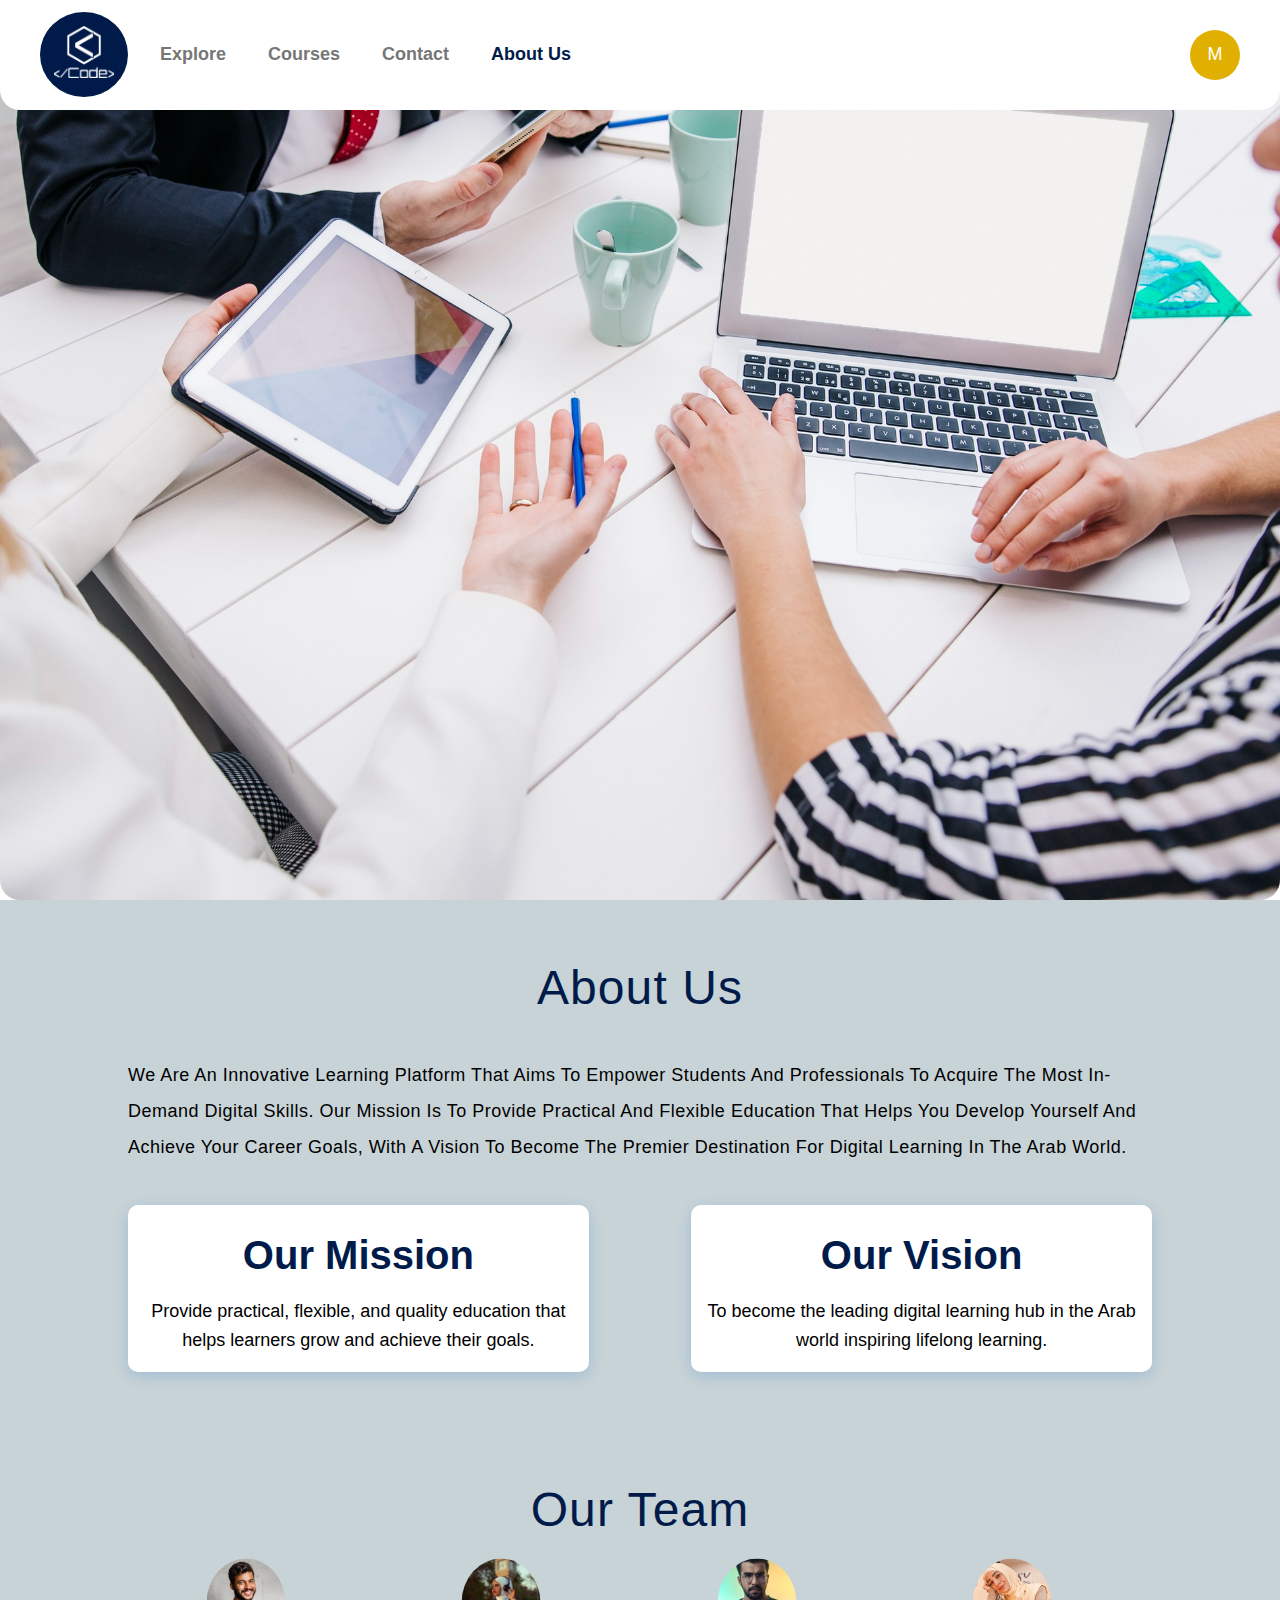
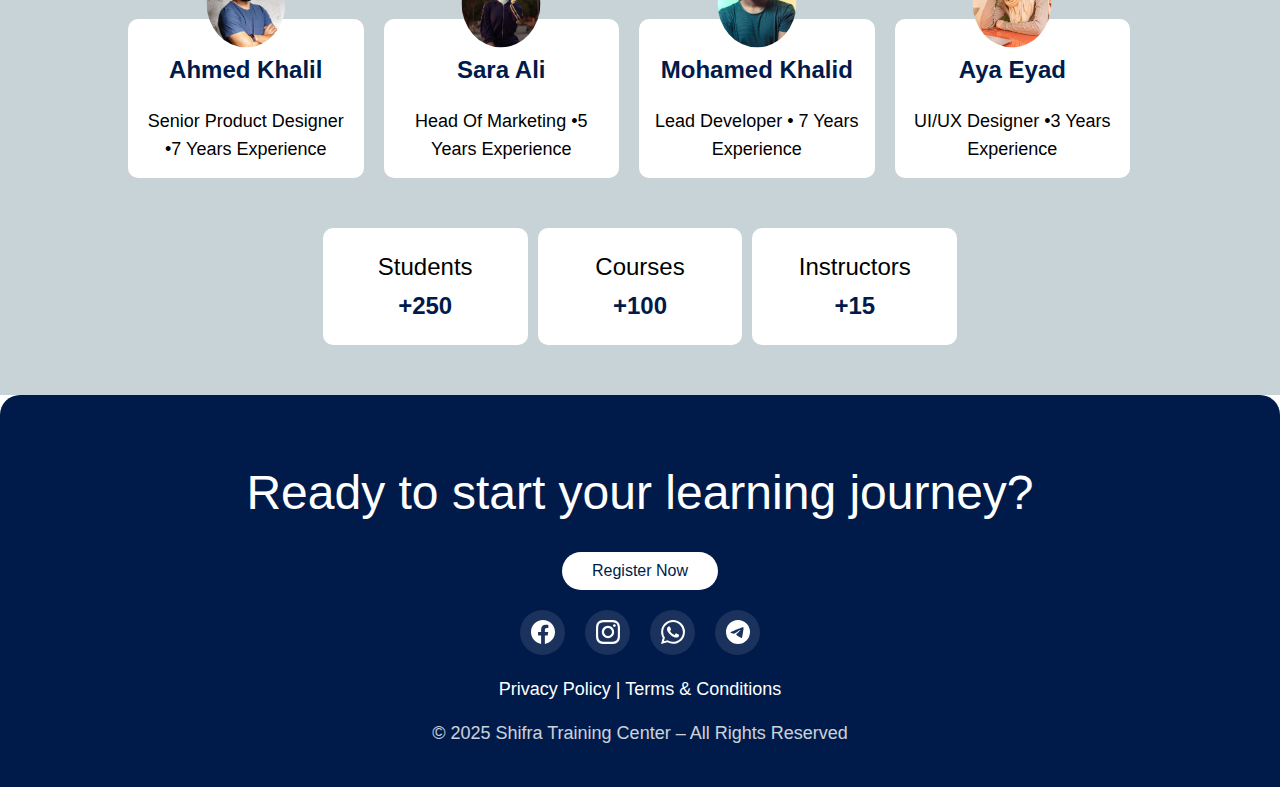
<file: about.html>
<!DOCTYPE html>
<html lang="en">
  <head>
    <meta charset="UTF-8" />
    <meta name="viewport" content="width=device-width, initial-scale=1.0" />
    <link rel="stylesheet" href="css/global/global.css" />
    <link rel="stylesheet" href="css/about/style.css" />
    <link
      rel="shortcut icon"
      href="assets/imgs/global/logo.png"
      type="image/x-icon"
    />
    <title>Shifra Code | About Us</title>
  </head>
  <body>
    <!-- Start Header -->
    <header class="head">
      <div class="container">
        <nav class="nav-bar" aria-label="Primary navigation">
          <div class="left">
            <div class="logo">
              <a href="index.html">
                <img src="assets/imgs/global/logo.png" alt="logo"
              /></a>
            </div>
            <ul id="primary-nav" class="nav-bar__links" role="menubar">
              <li role="none">
                <a role="menuitem" href="index.html">Explore</a>
              </li>
              <li role="none">
                <a role="menuitem" href="courses.html">Courses</a>
              </li>

              <li role="none">
                <a role="menuitem" href="contact.html">Contact</a>
              </li>
              <li role="none">
                <a role="menuitem" class="active" href="about.html">About Us</a>
              </li>
            </ul>
          </div>

          <div class="right">
            <a href="#"> <span class="name">M</span></a>
          </div>
          <button
            class="hamburger"
            aria-expanded="false"
            aria-controls="primary-nav"
            aria-label="Toggle menu"
          >
            <span></span>
            <span></span>
            <span></span>
          </button>
        </nav>
      </div>
    </header>
    <!-- End Header -->

    <!-- Start Section about -->
    <section class="section about">
      <div class="container">
        <h2 class="global--title">About Us</h2>
        <p>
          We are an innovative learning platform that aims to empower students
          and professionals to acquire the most in-demand digital skills. Our
          mission is to provide practical and flexible education that helps you
          develop yourself and achieve your career goals, with a vision to
          become the premier destination for digital learning in the Arab world.
        </p>
        <div class="cards">
          <div class="card">
            <h2 class="card__title">Our Mission</h2>
            <p class="card__desc">
              Provide practical, flexible, and quality education that helps
              learners grow and achieve their goals.
            </p>
          </div>
          <div class="card">
            <h2 class="card__title">Our Vision</h2>
            <p class="card__desc">
              To become the leading digital learning hub in the Arab world
              inspiring lifelong learning.
            </p>
          </div>
        </div>
      </div>
    </section>
    <!-- End Section about -->

    <!-- Start Section Team -->
    <section class="section team">
      <div class="container">
        <h2 class="global--title">Our Team</h2>
        <div class="teams">
          <div class="instructor">
            <img
              class="instructor__photo"
              src="assets/imgs/global/team/instructor1.jpg"
              alt="Ahmed Khalil"
            />
            <h3 class="instructor__name">Ahmed Khalil</h3>
            <p class="instructor__desc">
              Senior Product Designer •7 years experience
            </p>
          </div>
          <div class="instructor">
            <img
              class="instructor__photo"
              src="assets/imgs/global/team/instructor2.jpg"
              alt="Sara Ali"
            />
            <h3 class="instructor__name">Sara Ali</h3>
            <p class="instructor__desc">
              Head of Marketing •5 years experience
            </p>
          </div>
          <div class="instructor">
            <img
              class="instructor__photo"
              src="assets/imgs/global/team/instructor3.jpg"
              alt="Mohamed Khalid"
            />
            <h3 class="instructor__name">Mohamed Khalid</h3>
            <p class="instructor__desc">Lead Developer • 7 years experience</p>
          </div>
          <div class="instructor">
            <img
              class="instructor__photo"
              src="assets/imgs/global/team/instructor4.jpg"
              alt="Aya eyad"
            />
            <h3 class="instructor__name">Aya eyad</h3>
            <p class="instructor__desc">UI/UX Designer •3 years experience</p>
          </div>
        </div>
        <div class="statics">
          <div class="static">
            <h4>Students</h4>
            <span>+250</span>
          </div>
          <div class="static">
            <h4>Courses</h4>
            <span>+100</span>
          </div>
          <div class="static">
            <h4>Instructors</h4>
            <span>+15</span>
          </div>
        </div>
      </div>
    </section>
    <!-- End Section Team -->

    <!-- Start Footer -->
    <footer class="footer">
      <div class="container">
        <h2>Ready to start your learning journey?</h2>
        <button class="btn btn-register">Register Now</button>
        <ul>
          <li>
            <a
              href="#"
              target="_blank"
              rel="noopener"
              class="facebook"
              aria-label="Facebook"
            >
              <svg
                xmlns="http://www.w3.org/2000/svg"
                fill="currentColor"
                viewBox="0 0 24 24"
              >
                <path
                  d="M24 12.073c0-6.627-5.373-12-12-12s-12 5.373-12 12c0 5.99 4.388 10.954 10.125 11.854v-8.385H7.078v-3.47h3.047V9.43c0-3.007 1.792-4.669 4.533-4.669 1.312 0 2.686.235 2.686.235v2.953H15.83c-1.491 0-1.956.925-1.956 1.874v2.25h3.328l-.532 3.47h-2.796v8.385C19.612 23.027 24 18.062 24 12.073z"
                />
              </svg>
            </a>
          </li>
          <li>
            <a
              href="#"
              target="_blank"
              rel="noopener"
              class="instagram"
              aria-label="Instagram"
            >
              <svg
                xmlns="http://www.w3.org/2000/svg"
                fill="currentColor"
                viewBox="0 0 24 24"
              >
                <path
                  d="M12 2.163c3.204 0 3.584.012 4.85.07 3.252.148 4.771 1.691 4.919 4.919.058 1.265.069 1.645.069 4.849 0 3.205-.012 3.584-.069 4.849-.149 3.225-1.664 4.771-4.919 4.919-1.266.058-1.644.07-4.85.07-3.204 0-3.584-.012-4.849-.07-3.26-.149-4.771-1.699-4.919-4.92-.058-1.265-.07-1.644-.07-4.849 0-3.204.013-3.583.07-4.849.149-3.227 1.664-4.771 4.919-4.919 1.266-.057 1.645-.069 4.849-.069zm0-2.163c-3.259 0-3.667.014-4.947.072-4.358.2-6.78 2.618-6.98 6.98-.059 1.281-.073 1.689-.073 4.948 0 3.259.014 3.668.072 4.948.2 4.358 2.618 6.78 6.98 6.98 1.281.058 1.689.072 4.948.072 3.259 0 3.668-.014 4.948-.072 4.354-.2 6.782-2.618 6.979-6.98.059-1.28.073-1.689.073-4.948 0-3.259-.014-3.667-.072-4.947-.196-4.354-2.617-6.78-6.979-6.98-1.281-.059-1.69-.073-4.949-.073zm0 5.838c-3.403 0-6.162 2.759-6.162 6.162s2.759 6.163 6.162 6.163 6.162-2.759 6.162-6.163c0-3.403-2.759-6.162-6.162-6.162zm0 10.162c-2.209 0-4-1.79-4-4 0-2.209 1.791-4 4-4s4 1.791 4 4c0 2.21-1.791 4-4 4zm6.406-11.845c-.796 0-1.441.645-1.441 1.44s.645 1.44 1.441 1.44c.795 0 1.439-.645 1.439-1.44s-.644-1.44-1.439-1.44z"
                />
              </svg>
            </a>
          </li>
          <li>
            <a
              href="#"
              target="_blank"
              rel="noopener"
              class="whatsapp"
              aria-label="WhatsApp"
            >
              <svg
                xmlns="http://www.w3.org/2000/svg"
                fill="currentColor"
                viewBox="0 0 24 24"
              >
                <path
                  d="M17.472 14.382c-.297-.149-1.758-.867-2.03-.967-.273-.099-.471-.148-.67.15-.197.297-.767.966-.94 1.164-.173.199-.347.223-.644.075-.297-.15-1.255-.463-2.39-1.475-.883-.788-1.48-1.761-1.653-2.059-.173-.297-.018-.458.13-.606.134-.133.298-.347.446-.52.149-.174.198-.298.298-.497.099-.198.05-.371-.025-.52-.075-.149-.669-1.612-.916-2.207-.242-.579-.487-.5-.669-.51-.173-.008-.371-.01-.57-.01-.198 0-.52.074-.792.372-.272.297-1.04 1.016-1.04 2.479 0 1.462 1.065 2.875 1.213 3.074.149.198 2.096 3.2 5.077 4.487.709.306 1.262.489 1.694.625.712.227 1.36.195 1.871.118.571-.085 1.758-.719 2.006-1.413.248-.694.248-1.289.173-1.413-.074-.124-.272-.198-.57-.347m-5.421 7.403h-.004a9.87 9.87 0 01-5.031-1.378l-.361-.214-3.741.982.998-3.648-.235-.374a9.86 9.86 0 01-1.51-5.26c.001-5.45 4.436-9.884 9.888-9.884 2.64 0 5.122 1.03 6.988 2.898a9.825 9.825 0 012.893 6.994c-.003 5.45-4.437 9.884-9.885 9.884m8.413-18.297A11.815 11.815 0 0012.05 0C5.495 0 .16 5.335.157 11.892c0 2.096.547 4.142 1.588 5.945L.057 24l6.305-1.654a11.882 11.882 0 005.683 1.448h.005c6.554 0 11.89-5.335 11.893-11.893a11.821 11.821 0 00-3.48-8.413z"
                />
              </svg>
            </a>
          </li>
          <li>
            <a
              href="#"
              target="_blank"
              rel="noopener"
              class="telegram"
              aria-label="Telegram"
            >
              <svg
                xmlns="http://www.w3.org/2000/svg"
                fill="currentColor"
                viewBox="0 0 24 24"
              >
                <path
                  d="M11.944 0A12 12 0 0 0 0 12a12 12 0 0 0 12 12 12 12 0 0 0 12-12A12 12 0 0 0 12 0a12 12 0 0 0-.056 0zm4.962 7.224c.1-.002.321.023.465.14a.506.506 0 0 1 .171.325c.016.093.036.306.02.472-.18 1.898-.962 6.502-1.36 8.627-.168.9-.499 1.201-.82 1.23-.696.065-1.225-.46-1.9-.902-1.056-.693-1.653-1.124-2.678-1.8-1.185-.78-.417-1.21.258-1.91.177-.184 3.247-2.977 3.307-3.23.007-.032.014-.15-.056-.212s-.174-.041-.249-.024c-.106.024-1.793 1.14-5.061 3.345-.48.33-.913.49-1.302.48-.428-.008-1.252-.241-1.865-.44-.752-.245-1.349-.374-1.297-.789.027-.216.325-.437.893-.663 3.498-1.524 5.83-2.529 6.998-3.014 3.332-1.386 4.025-1.627 4.476-1.635z"
                />
              </svg>
            </a>
          </li>
        </ul>

        <div class="bottom">
          Privacy Policy | Terms & Conditions
          <p class="copy">
            &copy; 2025 Shifra Training Center – All Rights Reserved
          </p>
        </div>
      </div>
    </footer>
    <!-- End Footer -->

    <script src="js/main.js" type="module"></script>
  </body>
</html>
</file>
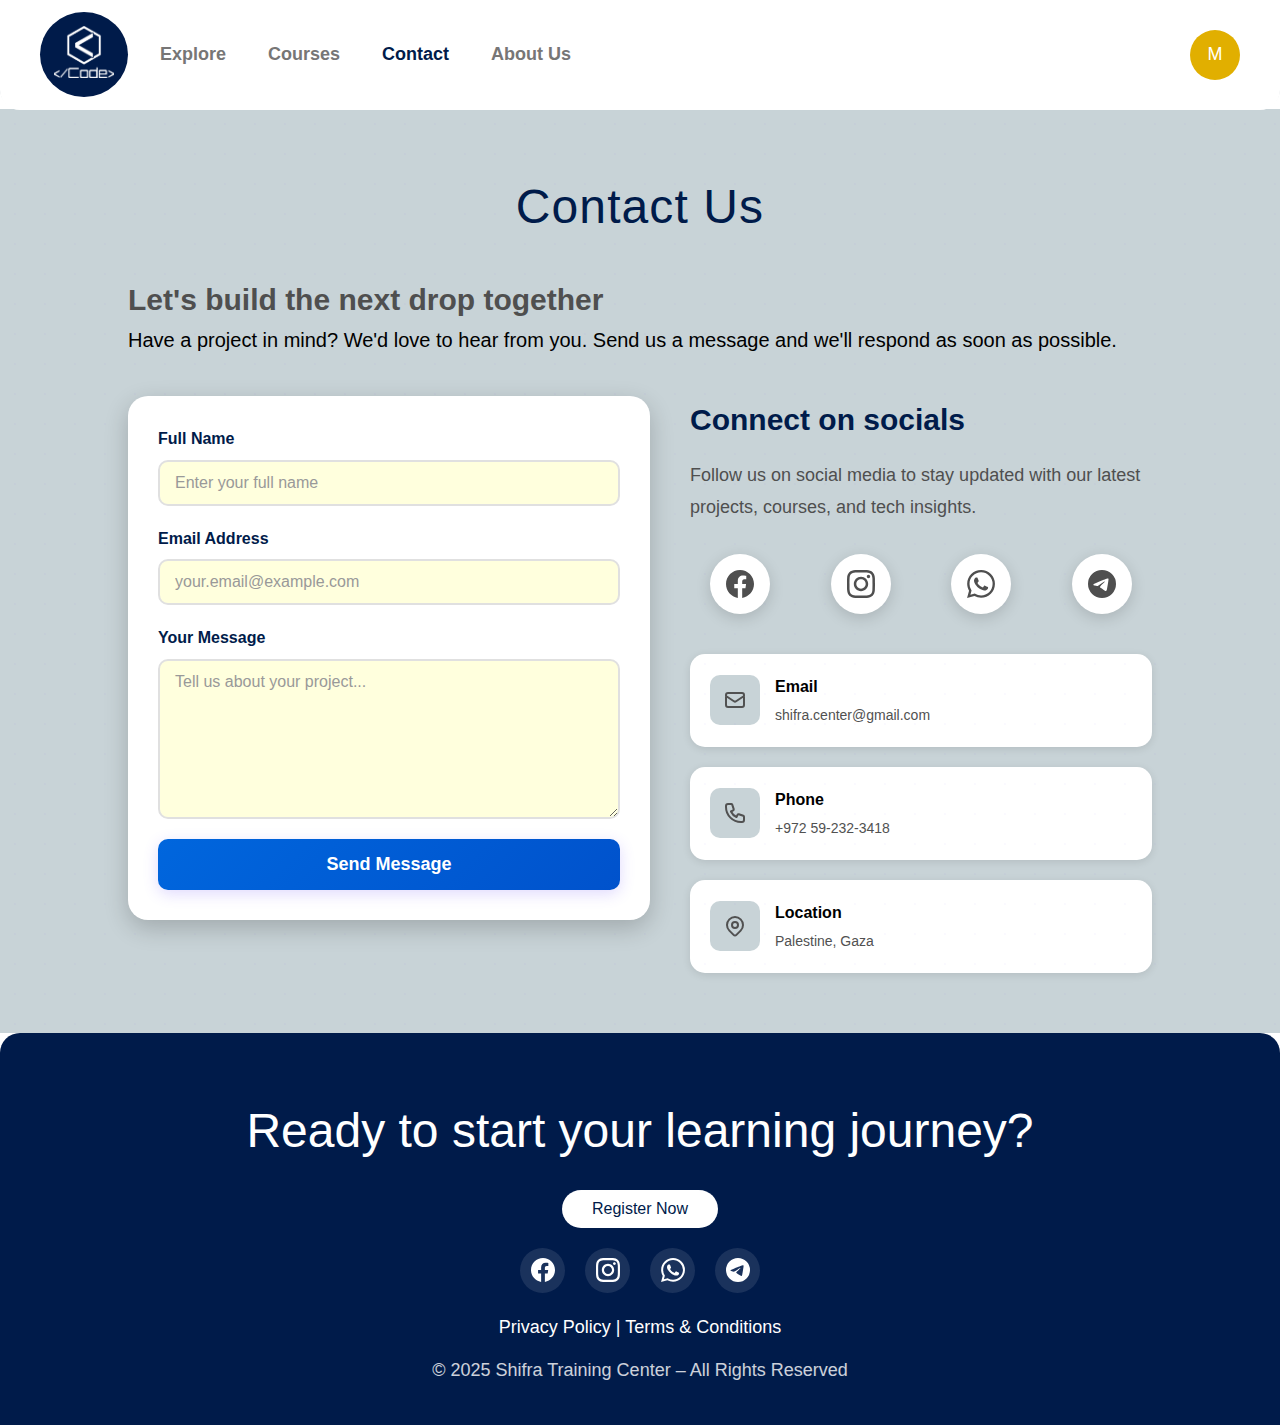
<file: contact.html>
<!DOCTYPE html>
<html lang="en">
  <head>
    <meta charset="UTF-8" />
    <meta name="viewport" content="width=device-width, initial-scale=1.0" />
    <link rel="stylesheet" href="css/global/global.css" />
    <link rel="stylesheet" href="css/contact/style.css" />
    <title>Shifra Code | Contact</title>
  </head>
  <body>
    <!-- Start Header -->
    <header class="head">
      <div class="container">
        <nav class="nav-bar" aria-label="Primary navigation">
          <div class="left">
            <div class="logo">
              <a href="index.html">
                <img src="assets/imgs/global/logo.png" alt="logo"
              /></a>
            </div>
            <ul id="primary-nav" class="nav-bar__links" role="menubar">
              <li role="none">
                <a role="menuitem" href="index.html">Explore</a>
              </li>
              <li role="none">
                <a role="menuitem" href="courses.html">Courses</a>
              </li>

              <li role="none">
                <a role="menuitem" class="active" href="contact.html"
                  >Contact</a
                >
              </li>
              <li role="none">
                <a role="menuitem" href="about.html">About Us</a>
              </li>
            </ul>
          </div>

          <div class="right">
            <a href="#"> <span class="name">M</span></a>
          </div>
          <button
            class="hamburger"
            aria-expanded="false"
            aria-controls="primary-nav"
            aria-label="Toggle menu"
          >
            <span></span>
            <span></span>
            <span></span>
          </button>
        </nav>
      </div>
    </header>
    <!-- End Header -->

    <!-- Start Main -->
    <section class="section contact">
      <div class="container">
        <h2 class="global--title">Contact Us</h2>
        <div class="header">
          <h3 class="header__title">Let's build the next drop together</h3>
          <p class="header__desc">
            Have a project in mind? We'd love to hear from you. Send us a
            message and we'll respond as soon as possible.
          </p>
        </div>
        <div class="contact--body">
          <!-- Contact Form -->
          <div class="contact__form">
            <form class="form" action="">
              <div class="contact__form--modiferes contact__form--name">
                <label for="name">Full Name</label>
                <input
                  type="text"
                  id="name"
                  name="name"
                  placeholder="Enter your full name"
                  required
                />
              </div>
              <div class="contact__form--modiferes contact__form--email">
                <label for="email">Email Address</label>
                <input
                  type="email"
                  id="email"
                  name="email"
                  placeholder="your.email@example.com"
                  required
                />
              </div>
              <div class="contact__form--modiferes contact__form--message">
                <label for="message">Your Message</label>
                <textarea
                  name="message"
                  id="message"
                  placeholder="Tell us about your project..."
                  required
                ></textarea>
              </div>
              <button class="btn submit" type="submit">Send Message</button>
            </form>
          </div>

          <!-- Social Media & Contact Info -->
          <div class="contact__socials">
            <h2 class="contact__socials--title">Connect on socials</h2>
            <p class="contact__socials--description">
              Follow us on social media to stay updated with our latest
              projects, courses, and tech insights.
            </p>

            <ul class="contact__socials--media">
              <li>
                <a
                  href="#"
                  target="_blank"
                  rel="noopener"
                  class="facebook"
                  aria-label="Facebook"
                >
                  <svg
                    xmlns="http://www.w3.org/2000/svg"
                    fill="currentColor"
                    viewBox="0 0 24 24"
                  >
                    <path
                      d="M24 12.073c0-6.627-5.373-12-12-12s-12 5.373-12 12c0 5.99 4.388 10.954 10.125 11.854v-8.385H7.078v-3.47h3.047V9.43c0-3.007 1.792-4.669 4.533-4.669 1.312 0 2.686.235 2.686.235v2.953H15.83c-1.491 0-1.956.925-1.956 1.874v2.25h3.328l-.532 3.47h-2.796v8.385C19.612 23.027 24 18.062 24 12.073z"
                    />
                  </svg>
                </a>
              </li>
              <li>
                <a
                  href="#"
                  target="_blank"
                  rel="noopener"
                  class="instagram"
                  aria-label="Instagram"
                >
                  <svg
                    xmlns="http://www.w3.org/2000/svg"
                    fill="currentColor"
                    viewBox="0 0 24 24"
                  >
                    <path
                      d="M12 2.163c3.204 0 3.584.012 4.85.07 3.252.148 4.771 1.691 4.919 4.919.058 1.265.069 1.645.069 4.849 0 3.205-.012 3.584-.069 4.849-.149 3.225-1.664 4.771-4.919 4.919-1.266.058-1.644.07-4.85.07-3.204 0-3.584-.012-4.849-.07-3.26-.149-4.771-1.699-4.919-4.92-.058-1.265-.07-1.644-.07-4.849 0-3.204.013-3.583.07-4.849.149-3.227 1.664-4.771 4.919-4.919 1.266-.057 1.645-.069 4.849-.069zm0-2.163c-3.259 0-3.667.014-4.947.072-4.358.2-6.78 2.618-6.98 6.98-.059 1.281-.073 1.689-.073 4.948 0 3.259.014 3.668.072 4.948.2 4.358 2.618 6.78 6.98 6.98 1.281.058 1.689.072 4.948.072 3.259 0 3.668-.014 4.948-.072 4.354-.2 6.782-2.618 6.979-6.98.059-1.28.073-1.689.073-4.948 0-3.259-.014-3.667-.072-4.947-.196-4.354-2.617-6.78-6.979-6.98-1.281-.059-1.69-.073-4.949-.073zm0 5.838c-3.403 0-6.162 2.759-6.162 6.162s2.759 6.163 6.162 6.163 6.162-2.759 6.162-6.163c0-3.403-2.759-6.162-6.162-6.162zm0 10.162c-2.209 0-4-1.79-4-4 0-2.209 1.791-4 4-4s4 1.791 4 4c0 2.21-1.791 4-4 4zm6.406-11.845c-.796 0-1.441.645-1.441 1.44s.645 1.44 1.441 1.44c.795 0 1.439-.645 1.439-1.44s-.644-1.44-1.439-1.44z"
                    />
                  </svg>
                </a>
              </li>
              <li>
                <a
                  href="#"
                  target="_blank"
                  rel="noopener"
                  class="whatsapp"
                  aria-label="WhatsApp"
                >
                  <svg
                    xmlns="http://www.w3.org/2000/svg"
                    fill="currentColor"
                    viewBox="0 0 24 24"
                  >
                    <path
                      d="M17.472 14.382c-.297-.149-1.758-.867-2.03-.967-.273-.099-.471-.148-.67.15-.197.297-.767.966-.94 1.164-.173.199-.347.223-.644.075-.297-.15-1.255-.463-2.39-1.475-.883-.788-1.48-1.761-1.653-2.059-.173-.297-.018-.458.13-.606.134-.133.298-.347.446-.52.149-.174.198-.298.298-.497.099-.198.05-.371-.025-.52-.075-.149-.669-1.612-.916-2.207-.242-.579-.487-.5-.669-.51-.173-.008-.371-.01-.57-.01-.198 0-.52.074-.792.372-.272.297-1.04 1.016-1.04 2.479 0 1.462 1.065 2.875 1.213 3.074.149.198 2.096 3.2 5.077 4.487.709.306 1.262.489 1.694.625.712.227 1.36.195 1.871.118.571-.085 1.758-.719 2.006-1.413.248-.694.248-1.289.173-1.413-.074-.124-.272-.198-.57-.347m-5.421 7.403h-.004a9.87 9.87 0 01-5.031-1.378l-.361-.214-3.741.982.998-3.648-.235-.374a9.86 9.86 0 01-1.51-5.26c.001-5.45 4.436-9.884 9.888-9.884 2.64 0 5.122 1.03 6.988 2.898a9.825 9.825 0 012.893 6.994c-.003 5.45-4.437 9.884-9.885 9.884m8.413-18.297A11.815 11.815 0 0012.05 0C5.495 0 .16 5.335.157 11.892c0 2.096.547 4.142 1.588 5.945L.057 24l6.305-1.654a11.882 11.882 0 005.683 1.448h.005c6.554 0 11.89-5.335 11.893-11.893a11.821 11.821 0 00-3.48-8.413z"
                    />
                  </svg>
                </a>
              </li>
              <li>
                <a
                  href="#"
                  target="_blank"
                  rel="noopener"
                  class="telegram"
                  aria-label="Telegram"
                >
                  <svg
                    xmlns="http://www.w3.org/2000/svg"
                    fill="currentColor"
                    viewBox="0 0 24 24"
                  >
                    <path
                      d="M11.944 0A12 12 0 0 0 0 12a12 12 0 0 0 12 12 12 12 0 0 0 12-12A12 12 0 0 0 12 0a12 12 0 0 0-.056 0zm4.962 7.224c.1-.002.321.023.465.14a.506.506 0 0 1 .171.325c.016.093.036.306.02.472-.18 1.898-.962 6.502-1.36 8.627-.168.9-.499 1.201-.82 1.23-.696.065-1.225-.46-1.9-.902-1.056-.693-1.653-1.124-2.678-1.8-1.185-.78-.417-1.21.258-1.91.177-.184 3.247-2.977 3.307-3.23.007-.032.014-.15-.056-.212s-.174-.041-.249-.024c-.106.024-1.793 1.14-5.061 3.345-.48.33-.913.49-1.302.48-.428-.008-1.252-.241-1.865-.44-.752-.245-1.349-.374-1.297-.789.027-.216.325-.437.893-.663 3.498-1.524 5.83-2.529 6.998-3.014 3.332-1.386 4.025-1.627 4.476-1.635z"
                    />
                  </svg>
                </a>
              </li>
            </ul>

            <!-- Contact Info Cards -->
            <div class="contact__info">
              <div class="info-card">
                <div class="icon">
                  <svg
                    xmlns="http://www.w3.org/2000/svg"
                    fill="none"
                    viewBox="0 0 24 24"
                    stroke="currentColor"
                  >
                    <path
                      stroke-linecap="round"
                      stroke-linejoin="round"
                      stroke-width="2"
                      d="M3 8l7.89 5.26a2 2 0 002.22 0L21 8M5 19h14a2 2 0 002-2V7a2 2 0 00-2-2H5a2 2 0 00-2 2v10a2 2 0 002 2z"
                    />
                  </svg>
                </div>
                <div class="info-content">
                  <h4>Email</h4>
                  <p>shifra.center@gmail.com</p>
                </div>
              </div>

              <div class="info-card">
                <div class="icon">
                  <svg
                    xmlns="http://www.w3.org/2000/svg"
                    fill="none"
                    viewBox="0 0 24 24"
                    stroke="currentColor"
                  >
                    <path
                      stroke-linecap="round"
                      stroke-linejoin="round"
                      stroke-width="2"
                      d="M3 5a2 2 0 012-2h3.28a1 1 0 01.948.684l1.498 4.493a1 1 0 01-.502 1.21l-2.257 1.13a11.042 11.042 0 005.516 5.516l1.13-2.257a1 1 0 011.21-.502l4.493 1.498a1 1 0 01.684.949V19a2 2 0 01-2 2h-1C9.716 21 3 14.284 3 6V5z"
                    />
                  </svg>
                </div>
                <div class="info-content">
                  <h4>Phone</h4>
                  <p>+972 59-232-3418</p>
                </div>
              </div>

              <div class="info-card">
                <div class="icon">
                  <svg
                    xmlns="http://www.w3.org/2000/svg"
                    fill="none"
                    viewBox="0 0 24 24"
                    stroke="currentColor"
                  >
                    <path
                      stroke-linecap="round"
                      stroke-linejoin="round"
                      stroke-width="2"
                      d="M17.657 16.657L13.414 20.9a1.998 1.998 0 01-2.827 0l-4.244-4.243a8 8 0 1111.314 0z"
                    />
                    <path
                      stroke-linecap="round"
                      stroke-linejoin="round"
                      stroke-width="2"
                      d="M15 11a3 3 0 11-6 0 3 3 0 016 0z"
                    />
                  </svg>
                </div>
                <div class="info-content">
                  <h4>Location</h4>
                  <p>Palestine, Gaza</p>
                </div>
              </div>
            </div>
          </div>
        </div>
      </div>
    </section>
    <!-- End Main -->

    <!-- Start Footer -->
    <footer class="footer">
      <div class="container">
        <h2>Ready to start your learning journey?</h2>
        <button class="btn btn-register">Register Now</button>
        <ul>
          <li>
            <a
              href="#"
              target="_blank"
              rel="noopener"
              class="facebook"
              aria-label="Facebook"
            >
              <svg
                xmlns="http://www.w3.org/2000/svg"
                fill="currentColor"
                viewBox="0 0 24 24"
              >
                <path
                  d="M24 12.073c0-6.627-5.373-12-12-12s-12 5.373-12 12c0 5.99 4.388 10.954 10.125 11.854v-8.385H7.078v-3.47h3.047V9.43c0-3.007 1.792-4.669 4.533-4.669 1.312 0 2.686.235 2.686.235v2.953H15.83c-1.491 0-1.956.925-1.956 1.874v2.25h3.328l-.532 3.47h-2.796v8.385C19.612 23.027 24 18.062 24 12.073z"
                />
              </svg>
            </a>
          </li>
          <li>
            <a
              href="#"
              target="_blank"
              rel="noopener"
              class="instagram"
              aria-label="Instagram"
            >
              <svg
                xmlns="http://www.w3.org/2000/svg"
                fill="currentColor"
                viewBox="0 0 24 24"
              >
                <path
                  d="M12 2.163c3.204 0 3.584.012 4.85.07 3.252.148 4.771 1.691 4.919 4.919.058 1.265.069 1.645.069 4.849 0 3.205-.012 3.584-.069 4.849-.149 3.225-1.664 4.771-4.919 4.919-1.266.058-1.644.07-4.85.07-3.204 0-3.584-.012-4.849-.07-3.26-.149-4.771-1.699-4.919-4.92-.058-1.265-.07-1.644-.07-4.849 0-3.204.013-3.583.07-4.849.149-3.227 1.664-4.771 4.919-4.919 1.266-.057 1.645-.069 4.849-.069zm0-2.163c-3.259 0-3.667.014-4.947.072-4.358.2-6.78 2.618-6.98 6.98-.059 1.281-.073 1.689-.073 4.948 0 3.259.014 3.668.072 4.948.2 4.358 2.618 6.78 6.98 6.98 1.281.058 1.689.072 4.948.072 3.259 0 3.668-.014 4.948-.072 4.354-.2 6.782-2.618 6.979-6.98.059-1.28.073-1.689.073-4.948 0-3.259-.014-3.667-.072-4.947-.196-4.354-2.617-6.78-6.979-6.98-1.281-.059-1.69-.073-4.949-.073zm0 5.838c-3.403 0-6.162 2.759-6.162 6.162s2.759 6.163 6.162 6.163 6.162-2.759 6.162-6.163c0-3.403-2.759-6.162-6.162-6.162zm0 10.162c-2.209 0-4-1.79-4-4 0-2.209 1.791-4 4-4s4 1.791 4 4c0 2.21-1.791 4-4 4zm6.406-11.845c-.796 0-1.441.645-1.441 1.44s.645 1.44 1.441 1.44c.795 0 1.439-.645 1.439-1.44s-.644-1.44-1.439-1.44z"
                />
              </svg>
            </a>
          </li>
          <li>
            <a
              href="#"
              target="_blank"
              rel="noopener"
              class="whatsapp"
              aria-label="WhatsApp"
            >
              <svg
                xmlns="http://www.w3.org/2000/svg"
                fill="currentColor"
                viewBox="0 0 24 24"
              >
                <path
                  d="M17.472 14.382c-.297-.149-1.758-.867-2.03-.967-.273-.099-.471-.148-.67.15-.197.297-.767.966-.94 1.164-.173.199-.347.223-.644.075-.297-.15-1.255-.463-2.39-1.475-.883-.788-1.48-1.761-1.653-2.059-.173-.297-.018-.458.13-.606.134-.133.298-.347.446-.52.149-.174.198-.298.298-.497.099-.198.05-.371-.025-.52-.075-.149-.669-1.612-.916-2.207-.242-.579-.487-.5-.669-.51-.173-.008-.371-.01-.57-.01-.198 0-.52.074-.792.372-.272.297-1.04 1.016-1.04 2.479 0 1.462 1.065 2.875 1.213 3.074.149.198 2.096 3.2 5.077 4.487.709.306 1.262.489 1.694.625.712.227 1.36.195 1.871.118.571-.085 1.758-.719 2.006-1.413.248-.694.248-1.289.173-1.413-.074-.124-.272-.198-.57-.347m-5.421 7.403h-.004a9.87 9.87 0 01-5.031-1.378l-.361-.214-3.741.982.998-3.648-.235-.374a9.86 9.86 0 01-1.51-5.26c.001-5.45 4.436-9.884 9.888-9.884 2.64 0 5.122 1.03 6.988 2.898a9.825 9.825 0 012.893 6.994c-.003 5.45-4.437 9.884-9.885 9.884m8.413-18.297A11.815 11.815 0 0012.05 0C5.495 0 .16 5.335.157 11.892c0 2.096.547 4.142 1.588 5.945L.057 24l6.305-1.654a11.882 11.882 0 005.683 1.448h.005c6.554 0 11.89-5.335 11.893-11.893a11.821 11.821 0 00-3.48-8.413z"
                />
              </svg>
            </a>
          </li>
          <li>
            <a
              href="#"
              target="_blank"
              rel="noopener"
              class="telegram"
              aria-label="Telegram"
            >
              <svg
                xmlns="http://www.w3.org/2000/svg"
                fill="currentColor"
                viewBox="0 0 24 24"
              >
                <path
                  d="M11.944 0A12 12 0 0 0 0 12a12 12 0 0 0 12 12 12 12 0 0 0 12-12A12 12 0 0 0 12 0a12 12 0 0 0-.056 0zm4.962 7.224c.1-.002.321.023.465.14a.506.506 0 0 1 .171.325c.016.093.036.306.02.472-.18 1.898-.962 6.502-1.36 8.627-.168.9-.499 1.201-.82 1.23-.696.065-1.225-.46-1.9-.902-1.056-.693-1.653-1.124-2.678-1.8-1.185-.78-.417-1.21.258-1.91.177-.184 3.247-2.977 3.307-3.23.007-.032.014-.15-.056-.212s-.174-.041-.249-.024c-.106.024-1.793 1.14-5.061 3.345-.48.33-.913.49-1.302.48-.428-.008-1.252-.241-1.865-.44-.752-.245-1.349-.374-1.297-.789.027-.216.325-.437.893-.663 3.498-1.524 5.83-2.529 6.998-3.014 3.332-1.386 4.025-1.627 4.476-1.635z"
                />
              </svg>
            </a>
          </li>
        </ul>

        <div class="bottom">
          Privacy Policy | Terms & Conditions
          <p class="copy">
            &copy; 2025 Shifra Training Center – All Rights Reserved
          </p>
        </div>
      </div>
    </footer>
    <script src="js/main.js" type="module"></script>
    <!-- End Footer -->
  </body>
</html>
</file>
<file: css/global/global.css>
/* ===================================
   VARIABLES - Transitions
   =================================== */
/* ===================================
   VARIABLES - Shadows
   =================================== */
/* ===================================
   VARIABLES - Border Radius
   =================================== */
/* ===================================
   MIXINS - Responsive Design
   =================================== */
/* ===================================
   MIXINS - Flexbox
   =================================== */
/* ===================================
   KEYFRAME ANIMATIONS
   =================================== */
@keyframes fadeIn {
  from {
    opacity: 0;
  }
  to {
    opacity: 1;
  }
}
@keyframes fadeInUp {
  from {
    opacity: 0;
    transform: translateY(30px);
  }
  to {
    opacity: 1;
    transform: translateY(0);
  }
}
@keyframes slideDown {
  from {
    opacity: 0;
    transform: translateY(-20px);
  }
  to {
    opacity: 1;
    transform: translateY(0);
  }
}
@keyframes slideInFromLeft {
  from {
    opacity: 0;
    transform: translateX(-30px);
  }
  to {
    opacity: 1;
    transform: translateX(0);
  }
}
@keyframes slideInFromRight {
  from {
    opacity: 0;
    transform: translateX(30px);
  }
  to {
    opacity: 1;
    transform: translateX(0);
  }
}
@keyframes slideInFromUp {
  from {
    opacity: 0;
    transform: translateY(-30px);
  }
  to {
    opacity: 1;
    transform: translateX(0);
  }
}
@keyframes slideInFromDown {
  from {
    opacity: 0;
    transform: translateY(30px);
  }
  to {
    opacity: 1;
    transform: translateX(0);
  }
}
@keyframes fadeOutIn {
  from {
    opacity: 0;
    transform: translateY(-50px);
  }
  to {
    opacity: 1;
    transform: translateY(0);
  }
}
@keyframes scaleIn {
  from {
    opacity: 0;
    transform: scale(0.9);
  }
  to {
    opacity: 1;
    transform: scale(1);
  }
}
html {
  font-size: 62.5%;
  scroll-behavior: smooth;
}

* {
  padding: 0;
  margin: 0;
  box-sizing: border-box;
}

*::-moz-selection {
  background-color: rgba(102, 70, 248, 0.3);
}

*::selection {
  background-color: rgba(102, 70, 248, 0.3);
}

body {
  font-family: "Segoe UI", Tahoma, Geneva, Verdana, sans-serif;
  line-height: 1.6;
  overflow-x: hidden;
  animation: fadeIn 0.5s ease-out;
}

img {
  width: 100%;
  height: 100%;
}

ul {
  list-style: none;
}

a {
  text-decoration: none;
  display: inline-block;
  transition: all 0.3s cubic-bezier(0.4, 0, 0.2, 1);
}

.container {
  width: 80%;
  max-width: 1200px;
  margin: 0 auto;
}
@media (max-width: 768px) {
  .container {
    width: 90%;
  }
}
@media (max-width: 576px) {
  .container {
    width: 94%;
  }
}

.btn {
  padding: 0.7rem 0.9rem;
  display: block;
  background-color: transparent;
  border: none;
  outline: none;
  cursor: pointer;
  transition: all 0.3s cubic-bezier(0.4, 0, 0.2, 1);
}
.btn:focus-visible {
  outline-offset: 2px;
}

/* ============================
   HEADER
=============================== */
header.head {
  color: #515151;
  padding: 1.2rem 0;
  top: 0;
  -webkit-backdrop-filter: blur(10px);
          backdrop-filter: blur(10px);
  animation: slideDown 0.5s ease-out;
  background-color: #c8d3d7;
  z-index: 1000;
}
header.head .container {
  width: 100%;
}

.nav-bar {
  display: flex;
  justify-content: space-between;
  align-items: center;
  gap: 1rem;
  /* ============================
     LEFT SECTION
  =============================== */
  /* ============================
     RIGHT SECTION (USER ICON)
  =============================== */
  /* ============================
     HAMBURGER
  =============================== */
  /* ============================
     MOBILE VERSION
  =============================== */
}
.nav-bar .left {
  display: flex;
  justify-content: center;
  align-items: center;
  gap: 2rem;
  /* ============================
     MAIN NAV LINKS
  =============================== */
}
.nav-bar .left div.logo {
  background-color: #001b4a;
  padding: 1.4rem;
  border-radius: 50%;
}
.nav-bar .left div.logo img {
  width: 6rem;
}
@media (max-width: 576px) {
  .nav-bar .left div.logo img {
    width: 5rem;
  }
}
.nav-bar .left .nav-bar__links {
  display: flex;
  gap: 1.8rem;
  align-items: center;
  animation: slideInFromRight 0.6s ease-out;
}
.nav-bar .left .nav-bar__links li {
  position: relative;
}
.nav-bar .left .nav-bar__links li a {
  color: #ffffff;
  font-size: 1.8rem;
  padding: 0.6rem 1.2rem;
  border-radius: 0.5rem;
  transition: all 0.3s cubic-bezier(0.4, 0, 0.2, 1);
  font-weight: bold;
}
.nav-bar .left .nav-bar__links li a:hover {
  color: #001b4a;
}
.nav-bar .left .nav-bar__links li a.active {
  color: #001b4a;
  animation: glow 2s infinite;
}
.nav-bar .right {
  display: flex;
  justify-content: center;
  align-items: center;
  gap: 1rem;
}
.nav-bar .right span.name {
  display: flex;
  justify-content: center;
  align-items: center;
  font-size: 1.8rem;
  width: 5rem;
  aspect-ratio: 1/1;
  color: #ffffff;
  background-color: #e1af00;
  border-radius: 50%;
  display: flex;
}
@media (max-width: 576px) {
  .nav-bar .right span.name {
    width: 4rem;
    font-size: 1.6rem;
  }
}
.nav-bar .hamburger {
  display: none;
  width: 3.2rem;
  height: 2.4rem;
  position: relative;
  cursor: pointer;
  background-color: transparent;
  border: none;
  padding: 0;
  transition: all 0.3s cubic-bezier(0.4, 0, 0.2, 1);
}
.nav-bar .hamburger span {
  display: block;
  width: 100%;
  height: 3px;
  background: #515151;
  border-radius: 3px;
  position: absolute;
  left: 0;
  transition: all 0.3s ease;
}
.nav-bar .hamburger span:nth-child(1) {
  top: 0;
}
.nav-bar .hamburger span:nth-child(2) {
  top: 50%;
  transform: translateY(-50%);
}
.nav-bar .hamburger span:nth-child(3) {
  bottom: 0;
}
.nav-bar .hamburger.active span:nth-child(1) {
  top: 50%;
  transform: translateY(-50%) rotate(45deg);
}
.nav-bar .hamburger.active span:nth-child(2) {
  opacity: 0;
  transform: scaleX(0);
}
.nav-bar .hamburger.active span:nth-child(3) {
  bottom: 50%;
  transform: translateY(50%) rotate(-45deg);
}
@media (max-width: 768px) {
  .nav-bar {
    justify-content: space-around;
    /* Show menu when open */
  }
  .nav-bar .hamburger {
    display: block;
  }
  .nav-bar .nav-bar__links {
    position: absolute;
    top: 100%;
    left: 0;
    width: 100%;
    flex-direction: column;
    background-color: #001b4a;
    padding: 2rem 0;
    gap: 2rem;
    transform: translateY(-200%);
    opacity: 0;
    pointer-events: none;
    transition: all 0.4s ease;
    z-index: 999;
  }
  .nav-bar .nav-bar__links li a {
    color: #ffffff;
    font-size: 2rem;
  }
  .nav-bar .nav-bar__links.open {
    transform: translateY(0);
    opacity: 1;
    pointer-events: auto;
  }
}

/* Responsive Navigation */
@media (max-width: 768px) {
  .nav-bar .nav-bar__links {
    display: none;
    position: absolute;
    top: 100%;
    right: 0;
    width: 100%;
    background: linear-gradient(180deg, rgba(59, 15, 74, 0.98), rgba(46, 11, 53, 0.98));
    flex-direction: column;
    padding: 2rem 1rem;
    gap: 0;
    border-bottom-left-radius: 1.5rem;
    border-bottom-right-radius: 1.5rem;
    box-shadow: 0 12px 30px rgba(0, 0, 0, 0.25);
    -webkit-backdrop-filter: blur(10px);
            backdrop-filter: blur(10px);
    animation: slideDown 0.4s ease-out;
  }
  .nav-bar .nav-bar__links.show {
    display: flex;
  }
  .nav-bar .nav-bar__links li {
    width: 100%;
    animation: slideInFromLeft 0.3s ease-out backwards;
  }
  .nav-bar .nav-bar__links li:nth-child(1) {
    animation-delay: 0.05s;
  }
  .nav-bar .nav-bar__links li:nth-child(2) {
    animation-delay: 0.1s;
  }
  .nav-bar .nav-bar__links li:nth-child(3) {
    animation-delay: 0.15s;
  }
  .nav-bar .nav-bar__links li:nth-child(4) {
    animation-delay: 0.2s;
  }
  .nav-bar .nav-bar__links li:nth-child(5) {
    animation-delay: 0.25s;
  }
  .nav-bar .nav-bar__links li:nth-child(6) {
    animation-delay: 0.3s;
  }
  .nav-bar .nav-bar__links li a {
    width: 100%;
    padding: 1.2rem 1.5rem;
    font-size: 1.8rem;
    border-radius: 0.5rem;
    margin-bottom: 0.5rem;
  }
  .nav-bar .nav-bar__links li a:hover {
    background: rgba(255, 255, 255, 0.15);
    transform: translateX(5px);
  }
  .nav-bar .hamburger {
    display: block;
  }
}
.section {
  padding: 5rem 0;
  background-color: #c8d3d7;
}
@media (max-width: 576px) {
  .section {
    padding: 3rem 0;
  }
}

.section--bg {
  background-color: #c8d3d7;
}

.global--title {
  color: #001b4a;
  font-size: 4.8rem;
  letter-spacing: 1.1px;
  text-align: center;
  text-transform: capitalize;
  font-weight: 500;
  animation: slideInFromRight 0.8s ease-out;
}
@media (max-width: 768px) {
  .global--title {
    font-size: 3.8rem;
  }
}
@media (max-width: 576px) {
  .global--title {
    font-size: 2.8rem;
  }
}

footer.footer {
  background-color: #001b4a;
  padding: 6rem 0 4rem;
  text-align: center;
  border-radius: 2rem 2rem 0 0;
}
footer.footer .container > * {
  animation: slideInFromDown 0.8s ease-out forwards;
}
footer.footer h2 {
  font-size: 4.8rem;
  font-weight: 500;
  color: #ffffff;
}
@media (max-width: 768px) {
  footer.footer h2 {
    font-size: 3rem;
  }
}
@media (max-width: 576px) {
  footer.footer h2 {
    font-size: 2.2rem;
  }
}
footer.footer .btn-register {
  font-size: 1.6rem;
  color: #001b4a;
  background-color: #ffffff;
  padding: 1rem 3rem;
  border-radius: 2rem;
  margin: 2rem auto;
}
footer.footer ul {
  display: flex;
  justify-content: center;
  gap: 2rem;
  margin: 2rem 0;
}
footer.footer ul li a {
  display: flex;
  justify-content: center;
  align-items: center;
  width: 4.5rem;
  height: 4.5rem;
  border-radius: 50%;
  background-color: rgba(255, 255, 255, 0.1);
  color: #ffffff;
  transition: 0.3s;
}
@media (max-width: 576px) {
  footer.footer ul li a {
    width: 3.5rem;
    height: 3.5rem;
  }
}
footer.footer ul li a svg {
  width: 2.4rem;
  height: 2.4rem;
  fill: currentColor;
}
footer.footer ul li a:hover {
  background-color: rgba(255, 255, 255, 0.25);
  transform: translateY(-3px);
}
footer.footer .bottom {
  font-weight: 500;
  font-size: 1.8rem;
  color: #ffffff;
}
@media (max-width: 768px) {
  footer.footer .bottom {
    font-size: 1.6rem;
  }
}
footer.footer .copy {
  margin-top: 1.5rem;
  color: #ffffff;
  opacity: 0.8;
}
@media (max-width: 576px) {
  footer.footer .copy {
    font-size: 1.4rem;
    line-height: 2;
  }
}/*# sourceMappingURL=global.css.map */
</file>
<file: css/about/style.css>
/* ===================================
   VARIABLES - Transitions
   =================================== */
/* ===================================
   VARIABLES - Shadows
   =================================== */
/* ===================================
   VARIABLES - Border Radius
   =================================== */
/* ===================================
   MIXINS - Responsive Design
   =================================== */
/* ===================================
   MIXINS - Flexbox
   =================================== */
/* ===================================
   KEYFRAME ANIMATIONS
   =================================== */
@keyframes fadeIn {
  from {
    opacity: 0;
  }
  to {
    opacity: 1;
  }
}
@keyframes fadeInUp {
  from {
    opacity: 0;
    transform: translateY(30px);
  }
  to {
    opacity: 1;
    transform: translateY(0);
  }
}
@keyframes slideDown {
  from {
    opacity: 0;
    transform: translateY(-20px);
  }
  to {
    opacity: 1;
    transform: translateY(0);
  }
}
@keyframes slideInFromLeft {
  from {
    opacity: 0;
    transform: translateX(-30px);
  }
  to {
    opacity: 1;
    transform: translateX(0);
  }
}
@keyframes slideInFromRight {
  from {
    opacity: 0;
    transform: translateX(30px);
  }
  to {
    opacity: 1;
    transform: translateX(0);
  }
}
@keyframes slideInFromUp {
  from {
    opacity: 0;
    transform: translateY(-30px);
  }
  to {
    opacity: 1;
    transform: translateX(0);
  }
}
@keyframes slideInFromDown {
  from {
    opacity: 0;
    transform: translateY(30px);
  }
  to {
    opacity: 1;
    transform: translateX(0);
  }
}
@keyframes fadeOutIn {
  from {
    opacity: 0;
    transform: translateY(-50px);
  }
  to {
    opacity: 1;
    transform: translateY(0);
  }
}
@keyframes scaleIn {
  from {
    opacity: 0;
    transform: scale(0.9);
  }
  to {
    opacity: 1;
    transform: scale(1);
  }
}
header.head {
  height: 100vh;
  background-image: url("../../assets/imgs/Aboutus.jpg");
  background-repeat: no-repeat;
  background-size: cover;
  position: relative;
  border-radius: 0 0 2rem 2rem;
  animation: slideDown 0.8s ease;
}
@media (max-width: 576px) {
  header.head {
    background-image: none;
    height: -moz-fit-content;
    height: fit-content;
    border-radius: 0;
  }
  header.head::after {
    background-color: transparent !important;
  }
}
header.head::after {
  content: "";
  position: absolute;
  top: 0;
  width: 100%;
  z-index: -1;
  border-radius: 0 0 2rem 2rem;
  height: 11rem;
  background-color: #ffffff;
}
header.head .nav-bar {
  display: flex;
  justify-content: space-between;
  align-items: center;
}
@media (max-width: 576px) {
  header.head .nav-bar {
    justify-content: space-around;
  }
}
header.head .nav-bar .left {
  display: flex;
  justify-content: center;
  align-items: center;
  gap: 2rem;
}
header.head .nav-bar .left .logo img {
  width: 6rem;
}
@media (max-width: 576px) {
  header.head .nav-bar .left .logo img {
    width: 5rem;
  }
}
header.head .nav-bar .left .nav-bar__links {
  display: flex;
  gap: 1.8rem;
  align-items: center;
}
header.head .nav-bar .left .nav-bar__links li a {
  color: #777676;
  font-weight: bold;
  font-size: 1.8rem;
  padding: 0.6rem 1.2rem;
  border-radius: 0.5rem;
  transition: all 0.3s cubic-bezier(0.4, 0, 0.2, 1);
}
@media (max-width: 576px) {
  header.head .nav-bar .left .nav-bar__links li a {
    color: #ffffff;
  }
}
header.head .nav-bar .left .nav-bar__links li a:hover {
  color: #001b4a;
}
header.head .nav-bar .left .nav-bar__links li a.active {
  color: #001b4a;
  animation: glow 2s infinite;
}
header.head .nav-bar .right {
  display: flex;
  justify-content: center;
  align-items: center;
  gap: 1rem;
}
header.head .nav-bar .right .notification-icon {
  position: relative;
  cursor: pointer;
  width: 4rem;
  height: 4rem;
  display: flex;
  align-items: center;
  justify-content: center;
  border-radius: 50%;
  background: rgba(119, 118, 118, 0.1);
  transition: all 0.3s cubic-bezier(0.4, 0, 0.2, 1);
}
header.head .nav-bar .right .notification-icon:hover {
  background: rgba(119, 118, 118, 0.2);
}
header.head .nav-bar .right .notification-icon svg {
  width: 2rem;
  height: 2rem;
  color: #515151;
}
header.head .nav-bar .right .notification-icon .notification-badge {
  position: absolute;
  top: 4px;
  right: 4px;
  background: #ff0000;
  color: white;
  border-radius: 50%;
  width: 1.6rem;
  height: 1.6rem;
  display: flex;
  align-items: center;
  justify-content: center;
  font-size: 1rem;
  font-weight: bold;
}
@media (max-width: 576px) {
  header.head .nav-bar .right .notification-icon {
    width: 3.5rem;
    height: 3.5rem;
  }
  header.head .nav-bar .right .notification-icon svg {
    width: 1.8rem;
    height: 1.8rem;
  }
}
header.head .nav-bar .right span.name {
  display: flex;
  justify-content: center;
  align-items: center;
  width: 5rem;
  aspect-ratio: 1/1;
  font-size: 1.8rem;
  color: #ffffff;
  background-color: #e1af00;
  border-radius: 50%;
}
@media (max-width: 576px) {
  header.head .nav-bar .right span.name {
    width: 4rem;
    font-size: 1.6rem;
  }
}
header.head .nav-bar .right img.user-img {
  display: none;
  width: 5rem;
  height: 5rem;
  border-radius: 50%;
  -o-object-fit: cover;
     object-fit: cover;
}
@media (max-width: 576px) {
  header.head .nav-bar .right img.user-img {
    display: block;
  }
}
header.head .nav-bar .hamburger {
  display: none;
  width: 3.2rem;
  height: 2.4rem;
  position: relative;
  cursor: pointer;
  background-color: transparent;
  border: none;
  padding: 0;
}
header.head .nav-bar .hamburger span {
  display: block;
  width: 100%;
  height: 3px;
  background: #515151;
  border-radius: 3px;
  position: absolute;
  left: 0;
  transition: all 0.3s ease;
}
header.head .nav-bar .hamburger span:nth-child(1) {
  top: 0;
}
header.head .nav-bar .hamburger span:nth-child(2) {
  top: 50%;
  transform: translateY(-50%);
}
header.head .nav-bar .hamburger span:nth-child(3) {
  bottom: 0;
}
header.head .nav-bar .hamburger.active span:nth-child(1) {
  top: 50%;
  transform: translateY(-50%) rotate(45deg);
}
header.head .nav-bar .hamburger.active span:nth-child(2) {
  opacity: 0;
  transform: scaleX(0);
}
header.head .nav-bar .hamburger.active span:nth-child(3) {
  bottom: 50%;
  transform: translateY(50%) rotate(-45deg);
}
@media (max-width: 768px) {
  header.head .nav-bar .hamburger {
    display: block;
  }
}
@media (max-width: 768px) {
  header.head .nav-bar .nav-bar__links {
    position: absolute;
    top: 100%;
    left: 0;
    width: 100%;
    flex-direction: column;
    background-color: #001b4a;
    padding: 2rem 0;
    gap: 2rem;
    transform: translateY(-200%);
    opacity: 0;
    pointer-events: none;
    transition: all 0.4s ease;
  }
  header.head .nav-bar .nav-bar__links li a {
    color: #ffffff;
    font-size: 2rem;
  }
  header.head .nav-bar .nav-bar__links.open {
    transform: translateY(0);
    opacity: 1;
    pointer-events: auto;
  }
}

section.about {
  background-color: #c8d3d7;
}
section.about .container > p {
  font-size: 1.8rem;
  font-weight: 500;
  color: #000000;
  text-transform: capitalize;
  margin-top: 3rem;
  letter-spacing: 0.05rem;
  line-height: 2;
  animation: slideInFromLeft 0.8s ease;
}
@media (max-width: 576px) {
  section.about .container > p {
    font-size: 1.4rem;
  }
}
section.about .container .cards {
  display: flex;
  justify-content: space-between;
  align-items: center;
  gap: 2rem;
  margin-top: 4rem;
  flex-wrap: wrap;
}
section.about .container .cards .card {
  border-radius: 1rem;
  box-shadow: 0 4px 15px rgba(0, 102, 204, 0.2);
  background-color: #ffffff;
  padding: 1.8rem 1.2rem;
  width: 45%;
  animation: slideInFromDown 0.8s ease;
}
@media (max-width: 768px) {
  section.about .container .cards .card {
    width: 48%;
  }
}
@media (max-width: 576px) {
  section.about .container .cards .card {
    width: 100%;
  }
}
section.about .container .cards .card .card__title {
  font-size: 4rem;
  color: #001b4a;
  border-radius: 1.5rem;
  text-align: center;
  font-weight: 600;
}
@media (max-width: 768px) {
  section.about .container .cards .card .card__title {
    font-size: 3rem;
  }
}
@media (max-width: 576px) {
  section.about .container .cards .card .card__title {
    font-size: 2rem;
  }
}
section.about .container .cards .card .card__desc {
  font-size: 1.8rem;
  text-align: center;
  margin-top: 1rem;
  font-weight: 500;
}
@media (max-width: 576px) {
  section.about .container .cards .card .card__desc {
    font-size: 1.6rem;
  }
}

.team {
  background-color: #c8d3d7;
}
.team .teams {
  display: flex;
  gap: 2rem;
  flex-wrap: wrap;
  margin-top: 7rem;
}
.team .teams .instructor {
  background-color: #ffffff;
  width: 23%;
  padding: 1rem 1.2rem 1.4rem;
  border-radius: 1rem;
  position: relative;
}
.team .teams .instructor:nth-child(odd) {
  animation: slideInFromDown 0.8s ease;
}
.team .teams .instructor:nth-child(even) {
  animation: slideInFromUp 0.8s ease;
}
@media (max-width: 768px) {
  .team .teams .instructor {
    width: 48%;
    margin-top: 2rem;
  }
}
@media (max-width: 576px) {
  .team .teams .instructor {
    width: 100%;
  }
}
.team .teams .instructor .instructor__photo {
  position: absolute;
  top: -10%;
  left: 50%;
  width: 7.9rem;
  height: 8.9rem;
  -o-object-fit: cover;
     object-fit: cover;
  border-radius: 50%;
  transform: translate(-50%, -50%);
}
@media (max-width: 768px) {
  .team .teams .instructor .instructor__photo {
    width: 5rem;
    height: 6rem;
    top: 0;
  }
}
.team .teams .instructor .instructor__name {
  font-size: 2.4rem;
  color: #001b4a;
  text-align: center;
  text-transform: capitalize;
  margin-top: 2.2rem;
}
.team .teams .instructor .instructor__desc {
  text-transform: capitalize;
  margin-top: 1.7rem;
  font-size: 1.8rem;
  font-weight: 500;
  color: #000000;
  text-align: center;
}
.team .statics {
  display: flex;
  justify-content: center;
  align-items: center;
  gap: 1rem;
  margin-top: 5rem;
  flex-wrap: wrap;
}
.team .statics .static {
  width: 20%;
  background-color: #ffffff;
  border-radius: 1rem;
  display: flex;
  flex-direction: column;
  justify-content: center;
  align-items: center;
  padding: 2rem 1rem;
}
.team .statics .static:nth-child(odd) {
  animation: slideInFromUp 0.8s ease;
}
.team .statics .static:nth-child(even) {
  animation: slideInFromDown 0.8s ease;
}
@media (max-width: 768px) {
  .team .statics .static {
    width: 48%;
  }
}
@media (max-width: 576px) {
  .team .statics .static {
    width: 100%;
  }
}
.team .statics .static h4 {
  font-size: 2.4rem;
  font-weight: 300;
  color: #000000;
  text-transform: capitalize;
}
.team .statics .static span {
  font-weight: 600;
  font-size: 2.4rem;
  color: #001b4a;
}/*# sourceMappingURL=style.css.map */
</file>
<file: css/contact/style.css>
/* ===================================
   VARIABLES - Transitions
   =================================== */
/* ===================================
   VARIABLES - Shadows
   =================================== */
/* ===================================
   VARIABLES - Border Radius
   =================================== */
/* ===================================
   MIXINS - Responsive Design
   =================================== */
/* ===================================
   MIXINS - Flexbox
   =================================== */
/* ===================================
   KEYFRAME ANIMATIONS
   =================================== */
@keyframes fadeIn {
  from {
    opacity: 0;
  }
  to {
    opacity: 1;
  }
}
@keyframes fadeInUp {
  from {
    opacity: 0;
    transform: translateY(30px);
  }
  to {
    opacity: 1;
    transform: translateY(0);
  }
}
@keyframes slideDown {
  from {
    opacity: 0;
    transform: translateY(-20px);
  }
  to {
    opacity: 1;
    transform: translateY(0);
  }
}
@keyframes slideInFromLeft {
  from {
    opacity: 0;
    transform: translateX(-30px);
  }
  to {
    opacity: 1;
    transform: translateX(0);
  }
}
@keyframes slideInFromRight {
  from {
    opacity: 0;
    transform: translateX(30px);
  }
  to {
    opacity: 1;
    transform: translateX(0);
  }
}
@keyframes slideInFromUp {
  from {
    opacity: 0;
    transform: translateY(-30px);
  }
  to {
    opacity: 1;
    transform: translateX(0);
  }
}
@keyframes slideInFromDown {
  from {
    opacity: 0;
    transform: translateY(30px);
  }
  to {
    opacity: 1;
    transform: translateX(0);
  }
}
@keyframes fadeOutIn {
  from {
    opacity: 0;
    transform: translateY(-50px);
  }
  to {
    opacity: 1;
    transform: translateY(0);
  }
}
@keyframes scaleIn {
  from {
    opacity: 0;
    transform: scale(0.9);
  }
  to {
    opacity: 1;
    transform: scale(1);
  }
}
header.head {
  position: relative;
  border-radius: 0 0 2rem 2rem;
}
@media (max-width: 576px) {
  header.head {
    height: -moz-fit-content;
    height: fit-content;
    border-radius: 0;
  }
  header.head::after {
    background-color: transparent !important;
  }
}
header.head::after {
  content: "";
  position: absolute;
  top: 0;
  width: 100%;
  z-index: -1;
  border-radius: 0 0 2rem 2rem;
  height: 11rem;
  background-color: #ffffff;
}
header.head .nav-bar {
  display: flex;
  justify-content: space-between;
  align-items: center;
  /* Mobile Menu */
}
@media (max-width: 576px) {
  header.head .nav-bar {
    justify-content: space-around;
  }
}
header.head .nav-bar .left {
  display: flex;
  justify-content: center;
  align-items: center;
  gap: 2rem;
}
header.head .nav-bar .left .logo img {
  width: 6rem;
}
@media (max-width: 576px) {
  header.head .nav-bar .left .logo img {
    width: 5rem;
  }
}
header.head .nav-bar .left .nav-bar__links {
  display: flex;
  gap: 1.8rem;
  align-items: center;
}
header.head .nav-bar .left .nav-bar__links li a {
  color: #777676;
  font-weight: bold;
  font-size: 1.8rem;
  padding: 0.6rem 1.2rem;
  border-radius: 0.5rem;
  transition: all 0.3s cubic-bezier(0.4, 0, 0.2, 1);
}
@media (max-width: 576px) {
  header.head .nav-bar .left .nav-bar__links li a {
    color: #ffffff;
  }
}
header.head .nav-bar .left .nav-bar__links li a:hover {
  color: #001b4a;
}
header.head .nav-bar .left .nav-bar__links li a.active {
  color: #001b4a;
  animation: glow 2s infinite;
}
header.head .nav-bar .right {
  display: flex;
  justify-content: center;
  align-items: center;
  gap: 1rem;
}
header.head .nav-bar .right span.name {
  display: flex;
  justify-content: center;
  align-items: center;
  width: 5rem;
  aspect-ratio: 1/1;
  font-size: 1.8rem;
  color: #ffffff;
  background-color: #e1af00;
  border-radius: 50%;
}
@media (max-width: 576px) {
  header.head .nav-bar .right span.name {
    width: 4rem;
    font-size: 1.6rem;
  }
}
header.head .nav-bar .hamburger {
  display: none;
  width: 3.2rem;
  height: 2.4rem;
  position: relative;
  cursor: pointer;
  background-color: transparent;
  border: none;
  padding: 0;
}
header.head .nav-bar .hamburger span {
  display: block;
  width: 100%;
  height: 3px;
  background: #515151;
  border-radius: 3px;
  position: absolute;
  left: 0;
  transition: all 0.3s ease;
}
header.head .nav-bar .hamburger span:nth-child(1) {
  top: 0;
}
header.head .nav-bar .hamburger span:nth-child(2) {
  top: 50%;
  transform: translateY(-50%);
}
header.head .nav-bar .hamburger span:nth-child(3) {
  bottom: 0;
}
header.head .nav-bar .hamburger.active span:nth-child(1) {
  top: 50%;
  transform: translateY(-50%) rotate(45deg);
}
header.head .nav-bar .hamburger.active span:nth-child(2) {
  opacity: 0;
  transform: scaleX(0);
}
header.head .nav-bar .hamburger.active span:nth-child(3) {
  bottom: 50%;
  transform: translateY(50%) rotate(-45deg);
}
@media (max-width: 768px) {
  header.head .nav-bar .hamburger {
    display: block;
  }
}
@media (max-width: 768px) {
  header.head .nav-bar .nav-bar__links {
    position: absolute;
    top: 100%;
    left: 0;
    width: 100%;
    flex-direction: column;
    background-color: #001b4a;
    padding: 2rem 0;
    gap: 2rem;
    transform: translateY(-200%);
    opacity: 0;
    pointer-events: none;
    transition: all 0.4s ease;
  }
  header.head .nav-bar .nav-bar__links li a {
    color: #ffffff;
    font-size: 2rem;
  }
  header.head .nav-bar .nav-bar__links.open {
    transform: translateY(0);
    opacity: 1;
    pointer-events: auto;
  }
}

/* ===================================
   Contact Section Styles
   =================================== */
.section.contact {
  padding: 6rem 0;
  min-height: 100vh;
  position: relative;
}
.section.contact::before {
  content: "";
  position: absolute;
  top: 0;
  left: 0;
  width: 100%;
  height: 100%;
  background-image: radial-gradient(circle, rgba(102, 70, 248, 0.03) 1px, transparent 1px);
  background-size: 30px 30px;
  pointer-events: none;
}
.section.contact .header {
  margin-bottom: 4rem;
  animation: fadeInUp 0.8s ease-out;
}
.section.contact .header .header__title {
  font-size: 3rem;
  margin-top: 3rem;
  color: #4f4f4f;
}
.section.contact .header .header__desc {
  font-size: 2rem;
}
.section.contact .contact--body {
  display: flex;
  gap: 4rem;
  align-items: flex-start;
}
@media (max-width: 992px) {
  .section.contact .contact--body {
    gap: 3rem;
  }
}
@media (max-width: 576px) {
  .section.contact .contact--body {
    flex-direction: column;
    gap: 3rem;
  }
}
.section.contact .contact--body .contact__form {
  flex: 1;
  background: #ffffff;
  padding: 3rem;
  border-radius: 2rem;
  box-shadow: 0 8px 24px rgba(0, 0, 0, 0.2);
  transition: all 0.3s cubic-bezier(0.4, 0, 0.2, 1);
  animation: slideInFromLeft 0.8s ease-out;
  position: relative;
  overflow: hidden;
}
.section.contact .contact--body .contact__form::before {
  content: "";
  position: absolute;
  top: 0;
  left: 0;
  width: 100%;
  height: 4px;
}
.section.contact .contact--body .contact__form:hover {
  box-shadow: 0 12px 30px rgba(0, 0, 0, 0.25);
  transform: translateY(-5px);
}
@media (max-width: 576px) {
  .section.contact .contact--body .contact__form {
    width: 100%;
    padding: 2rem;
  }
}
.section.contact .contact--body .contact__form .form .contact__form--modiferes {
  display: flex;
  flex-direction: column;
  gap: 0.8rem;
  margin-bottom: 2rem;
}
.section.contact .contact--body .contact__form .form .contact__form--modiferes label {
  font-size: 1.6rem;
  font-weight: 600;
  color: #001b4a;
  transition: all 0.3s cubic-bezier(0.4, 0, 0.2, 1);
}
@media (max-width: 576px) {
  .section.contact .contact--body .contact__form .form .contact__form--modiferes label {
    font-size: 1.4rem;
  }
}
.section.contact .contact--body .contact__form .form .contact__form--modiferes input,
.section.contact .contact--body .contact__form .form .contact__form--modiferes textarea {
  padding: 1.2rem 1.5rem;
  font-size: 1.6rem;
  border: 2px solid #e0e0e0;
  border-radius: 1rem;
  transition: all 0.3s cubic-bezier(0.4, 0, 0.2, 1);
  font-family: inherit;
  background: #FFD;
}
@media (max-width: 576px) {
  .section.contact .contact--body .contact__form .form .contact__form--modiferes input,
  .section.contact .contact--body .contact__form .form .contact__form--modiferes textarea {
    padding: 1rem 1.2rem;
    font-size: 1.4rem;
  }
}
.section.contact .contact--body .contact__form .form .contact__form--modiferes input:focus,
.section.contact .contact--body .contact__form .form .contact__form--modiferes textarea:focus {
  outline: none;
  border-color: #001b4a;
  background: #ffffff;
  box-shadow: 0 0 0 3px rgba(102, 70, 248, 0.1);
  transform: translateY(-2px);
}
.section.contact .contact--body .contact__form .form .contact__form--modiferes input::-moz-placeholder, .section.contact .contact--body .contact__form .form .contact__form--modiferes textarea::-moz-placeholder {
  color: #999;
}
.section.contact .contact--body .contact__form .form .contact__form--modiferes input::placeholder,
.section.contact .contact--body .contact__form .form .contact__form--modiferes textarea::placeholder {
  color: #999;
}
.section.contact .contact--body .contact__form .form .contact__form--modiferes textarea {
  resize: vertical;
  min-height: 16rem;
  max-height: 30rem;
}
@media (max-width: 576px) {
  .section.contact .contact--body .contact__form .form .contact__form--modiferes textarea {
    min-height: 12rem;
  }
}
.section.contact .contact--body .contact__form .form .contact__form--modiferes:focus-within label {
  color: #001b4a;
  transform: translateX(3px);
}
.section.contact .contact--body .contact__form .form button.submit {
  width: 100%;
  padding: 1.5rem 3rem;
  background: linear-gradient(135deg, #06d 0%, #0052cc 100%);
  color: #ffffff;
  font-size: 1.8rem;
  font-weight: 600;
  border: none;
  border-radius: 1rem;
  cursor: pointer;
  transition: all 0.5s cubic-bezier(0.175, 0.885, 0.32, 1.275);
  box-shadow: 0 4px 15px rgba(102, 70, 248, 0.2);
  position: relative;
  overflow: hidden;
  margin-top: 1rem;
}
@media (max-width: 576px) {
  .section.contact .contact--body .contact__form .form button.submit {
    padding: 1.2rem 2rem;
    font-size: 1.6rem;
  }
}
.section.contact .contact--body .contact__form .form button.submit::before {
  content: "";
  position: absolute;
  top: 50%;
  left: 50%;
  width: 0;
  height: 0;
  border-radius: 50%;
  background: rgba(255, 255, 255, 0.3);
  transform: translate(-50%, -50%);
  transition: width 0.6s ease, height 0.6s ease;
}
.section.contact .contact--body .contact__form .form button.submit:hover {
  transform: translateY(-3px);
  box-shadow: 0 8px 25px rgba(102, 70, 248, 0.35);
}
.section.contact .contact--body .contact__form .form button.submit:hover::before {
  width: 400px;
  height: 400px;
}
.section.contact .contact--body .contact__form .form button.submit:active {
  transform: translateY(0);
}
.section.contact .contact--body .contact__form .form button.submit:focus-visible {
  outline: 3px solid rgba(102, 70, 248, 0.5);
  outline-offset: 2px;
}
.section.contact .contact--body .contact__socials {
  flex: 1;
  animation: slideInFromRight 0.8s ease-out 0.2s backwards;
}
.section.contact .contact--body .contact__socials .contact__socials--title {
  font-size: 3rem;
  font-weight: 700;
  margin-bottom: 1.5rem;
  color: #001b4a;
}
@media (max-width: 576px) {
  .section.contact .contact--body .contact__socials .contact__socials--title {
    font-size: 2.5rem;
    text-align: center;
  }
}
.section.contact .contact--body .contact__socials .contact__socials--description {
  font-size: 1.8rem;
  line-height: 1.8;
  color: #4f4f4f;
  margin-bottom: 3rem;
}
@media (max-width: 576px) {
  .section.contact .contact--body .contact__socials .contact__socials--description {
    text-align: center;
    font-size: 1.6rem;
  }
}
.section.contact .contact--body .contact__socials .contact__socials--media {
  display: flex;
  gap: 2rem;
  align-items: center;
  flex-wrap: wrap;
}
@media (max-width: 576px) {
  .section.contact .contact--body .contact__socials .contact__socials--media {
    gap: 1.5rem;
  }
}
.section.contact .contact--body .contact__socials .contact__socials--media li {
  position: relative;
  margin: 0 auto;
}
.section.contact .contact--body .contact__socials .contact__socials--media li a {
  display: flex;
  align-items: center;
  justify-content: center;
  width: 60px;
  height: 60px;
  background: #ffffff;
  border-radius: 50%;
  box-shadow: 0 4px 15px rgba(0, 0, 0, 0.15);
  transition: all 0.5s cubic-bezier(0.175, 0.885, 0.32, 1.275);
  position: relative;
  overflow: hidden;
}
@media (max-width: 576px) {
  .section.contact .contact--body .contact__socials .contact__socials--media li a {
    width: 50px;
    height: 50px;
  }
}
.section.contact .contact--body .contact__socials .contact__socials--media li a.facebook::before {
  background: linear-gradient(135deg, #1877f2, #0c63d4);
}
.section.contact .contact--body .contact__socials .contact__socials--media li a.instagram::before {
  background: linear-gradient(135deg, #f093fb, #f5576c, #feda75);
}
.section.contact .contact--body .contact__socials .contact__socials--media li a.whatsapp::before {
  background: linear-gradient(135deg, #25d366, #128c7e);
}
.section.contact .contact--body .contact__socials .contact__socials--media li a.telegram::before {
  background: linear-gradient(135deg, #0088cc, #005580);
}
.section.contact .contact--body .contact__socials .contact__socials--media li a::before {
  content: "";
  position: absolute;
  top: 0;
  left: 0;
  width: 100%;
  height: 100%;
  opacity: 0;
  transition: all 0.3s cubic-bezier(0.4, 0, 0.2, 1);
  z-index: 0;
}
.section.contact .contact--body .contact__socials .contact__socials--media li a:hover {
  transform: translateY(-5px) scale(1.1);
  box-shadow: 0 12px 30px rgba(0, 0, 0, 0.25);
}
.section.contact .contact--body .contact__socials .contact__socials--media li a:hover::before {
  opacity: 1;
}
.section.contact .contact--body .contact__socials .contact__socials--media li a:hover svg {
  color: #ffffff;
  transform: scale(1.1) rotate(5deg);
}
.section.contact .contact--body .contact__socials .contact__socials--media li a svg {
  width: 28px;
  height: 28px;
  color: #4f4f4f;
  transition: all 0.5s cubic-bezier(0.175, 0.885, 0.32, 1.275);
  position: relative;
  z-index: 1;
}
@media (max-width: 576px) {
  .section.contact .contact--body .contact__socials .contact__socials--media li a svg {
    width: 24px;
    height: 24px;
  }
}
.section.contact .contact--body .contact__socials .contact__info {
  margin-top: 4rem;
  display: flex;
  flex-direction: column;
  gap: 2rem;
}
.section.contact .contact--body .contact__socials .contact__info .info-card {
  background: #ffffff;
  padding: 2rem;
  border-radius: 1.5rem;
  box-shadow: 0 2px 8px rgba(0, 0, 0, 0.1);
  transition: all 0.3s cubic-bezier(0.4, 0, 0.2, 1);
  display: flex;
  justify-content: space-between;
  align-items: center;
  gap: 1.5rem;
}
.section.contact .contact--body .contact__socials .contact__info .info-card:hover {
  box-shadow: 0 4px 15px rgba(0, 0, 0, 0.15);
  transform: translateX(5px);
}
.section.contact .contact--body .contact__socials .contact__info .info-card .icon {
  display: flex;
  justify-content: center;
  align-items: center;
  width: 50px;
  height: 50px;
  background-color: #c8d3d7;
  border-radius: 1rem;
  color: #515151;
  flex-shrink: 0;
}
.section.contact .contact--body .contact__socials .contact__info .info-card .icon svg {
  width: 24px;
  height: 24px;
}
.section.contact .contact--body .contact__socials .contact__info .info-card .info-content {
  flex: 1;
}
.section.contact .contact--body .contact__socials .contact__info .info-card .info-content h4 {
  font-size: 1.6rem;
  color: #000000;
  margin-bottom: 0.5rem;
}
.section.contact .contact--body .contact__socials .contact__info .info-card .info-content p {
  font-size: 1.4rem;
  color: #515151;
}/*# sourceMappingURL=style.css.map */
</file>
